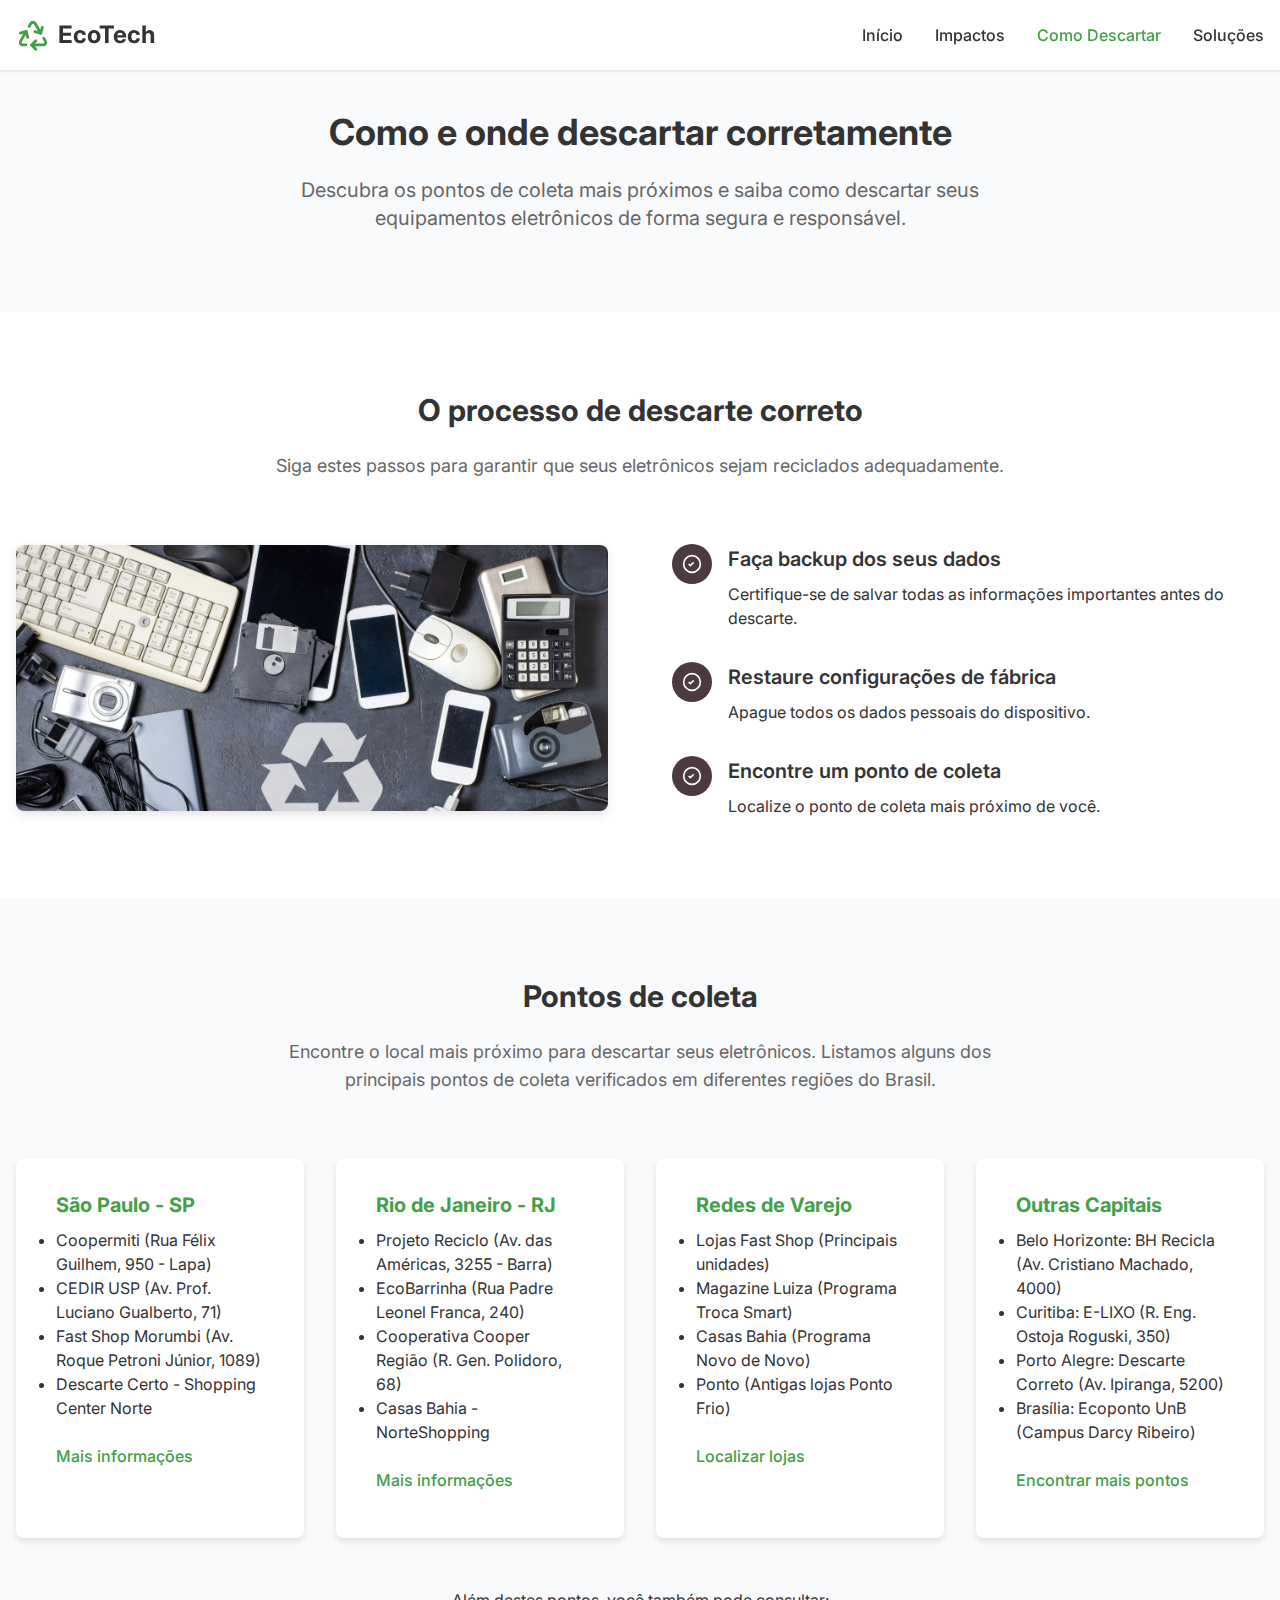
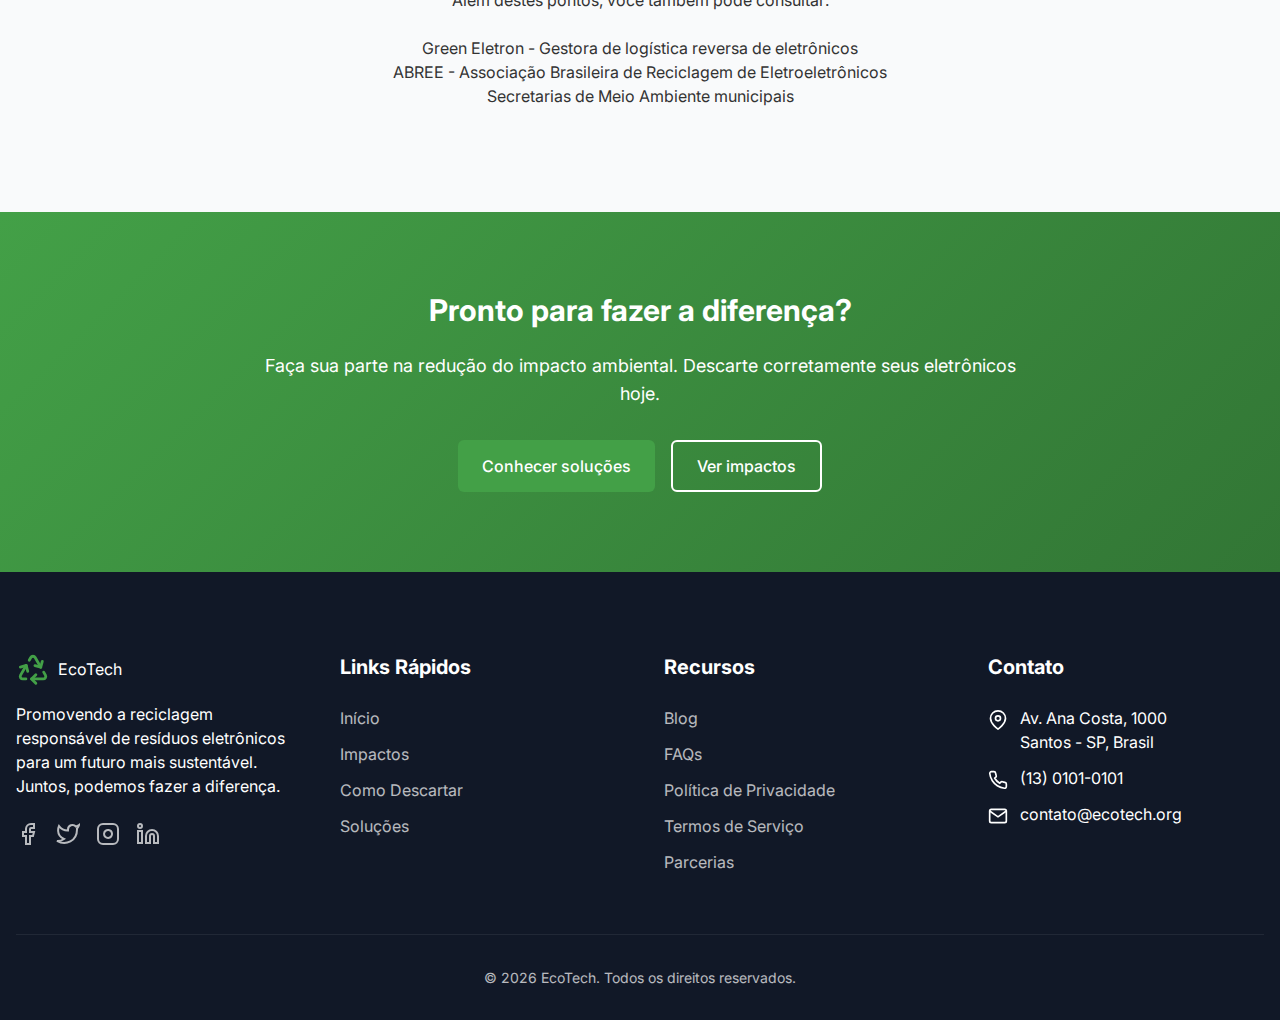
<file: pages/comodescartar.html>
<!DOCTYPE html>
<head>
    <meta charset="UTF-8">
    <meta name="viewport" content="width=device-width, initial-scale=1.0">
    <title>EcoTech | Como Descartar</title>
    <link rel="stylesheet" href="../styles/styles.css">
    <link href="https://fonts.googleapis.com/css2?family=Inter:wght@400;500;600;700&display=swap" rel="stylesheet">
</head>
<body>
    <header class="navbar">
        <div class="container">
            <nav>
                <div class="logo">
                    <svg xmlns="http://www.w3.org/2000/svg" class="logo-icon" viewBox="0 0 24 24" fill="none" stroke="currentColor" stroke-width="2" stroke-linecap="round" stroke-linejoin="round" class="lucide lucide-recycle-icon lucide-recycle">
                        <path d="M7 19H4.815a1.83 1.83 0 0 1-1.57-.881 1.785 1.785 0 0 1-.004-1.784L7.196 9.5"/>
                        <path d="M11 19h8.203a1.83 1.83 0 0 0 1.556-.89 1.784 1.784 0 0 0 0-1.775l-1.226-2.12"/>
                        <path d="m14 16-3 3 3 3"/><path d="M8.293 13.596 7.196 9.5 3.1 10.598"/>
                        <path d="m9.344 5.811 1.093-1.892A1.83 1.83 0 0 1 11.985 3a1.784 1.784 0 0 1 1.546.888l3.943 6.843"/>
                        <path d="m13.378 9.633 4.096 1.098 1.097-4.096"/>
                    </svg>
                    <span>EcoTech</span>
                </div>
                <ul class="nav-links">
                    <li><a href="../index.html">Início</a></li>
                    <li><a href="impactos.html">Impactos</a></li>
                    <li><a href="comodescartar.html" class="active">Como Descartar</a></li>
                    <li><a href="solucoes.html">Soluções</a></li>
                </ul>
                <button class="menu-toggle" aria-label="Toggle menu">
                    <span></span>
                    <span></span>
                    <span></span>
                </button>
            </nav>
        </div>
    </header>

    <main>
        <section class="hero-section pt-28 pb-20">
            <div class="container">
                <div class="text-center max-w-3xl mx-auto">
                    <h1 class="text-4xl font-bold mb-6">Como e onde descartar corretamente</h1>
                    <p class="text-xl text-gray">
                        Descubra os pontos de coleta mais próximos e saiba como descartar seus equipamentos eletrônicos 
                        de forma segura e responsável.
                    </p>
                </div>
            </div>
        </section>

        <section class="py-20 bg-white">
            <div class="container">
                <div class="max-w-3xl mx-auto text-center mb-16">
                    <h2 class="text-3xl font-bold mb-6">O processo de descarte correto</h2>
                    <p class="text-lg text-gray">
                        Siga estes passos para garantir que seus eletrônicos sejam reciclados adequadamente.
                    </p>
                </div>

                <div class="steps-grid">
                    <div class="steps-image">
                        <img src="../assets/img_3.png" 
                             alt="Processo de reciclagem" 
                             class="rounded shadow">
                    </div>
                    <div class="steps-content">
                        <div class="step-item">
                            <div class="step-icon">
                                <svg viewBox="0 0 24 24" fill="none" stroke="currentColor" stroke-width="2">
                                    <path d="M12 22c5.523 0 10-4.477 10-10S17.523 2 12 2 2 6.477 2 12s4.477 10 10 10z"/>
                                    <path d="M8 12l2 2 4-4"/>
                                </svg>
                            </div>
                            <div class="step-text">
                                <h3>Faça backup dos seus dados</h3>
                                <p>Certifique-se de salvar todas as informações importantes antes do descarte.</p>
                            </div>
                        </div>
                        <div class="step-item">
                            <div class="step-icon">
                                <svg viewBox="0 0 24 24" fill="none" stroke="currentColor" stroke-width="2">
                                    <path d="M12 22c5.523 0 10-4.477 10-10S17.523 2 12 2 2 6.477 2 12s4.477 10 10 10z"/>
                                    <path d="M8 12l2 2 4-4"/>
                                </svg>
                            </div>
                            <div class="step-text">
                                <h3>Restaure configurações de fábrica</h3>
                                <p>Apague todos os dados pessoais do dispositivo.</p>
                            </div>
                        </div>
                        <div class="step-item">
                            <div class="step-icon">
                                <svg viewBox="0 0 24 24" fill="none" stroke="currentColor" stroke-width="2">
                                    <path d="M12 22c5.523 0 10-4.477 10-10S17.523 2 12 2 2 6.477 2 12s4.477 10 10 10z"/>
                                    <path d="M8 12l2 2 4-4"/>
                                </svg>
                            </div>
                            <div class="step-text">
                                <h3>Encontre um ponto de coleta</h3>
                                <p>Localize o ponto de coleta mais próximo de você.</p>
                            </div>
                        </div>
                    </div>
                </div>
            </div>
        </section>

        <section class="py-20 bg-light">
            <div class="container">
                <div class="text-center max-w-3xl mx-auto mb-16">
                    <h2 class="text-3xl font-bold mb-6">Pontos de coleta</h2>
                    <p class="text-lg text-gray">
                        Encontre o local mais próximo para descartar seus eletrônicos. Listamos alguns dos principais pontos de coleta verificados em diferentes regiões do Brasil.
                    </p>
                </div>

                <div class="collection-points-grid">
                    <div class="collection-point-card">
                        <h3>São Paulo - SP</h3>
                        <ul class="list-disc list-inside text-gray-600 space-y-2 mb-6">
                            <li>Coopermiti (Rua Félix Guilhem, 950 - Lapa)</li>
                            <li>CEDIR USP (Av. Prof. Luciano Gualberto, 71)</li>
                            <li>Fast Shop Morumbi (Av. Roque Petroni Júnior, 1089)</li>
                            <li>Descarte Certo - Shopping Center Norte</li>
                        </ul>
                        <a href="https://www.coopermiti.com.br" class="card-link">Mais informações</a>
                    </div>

                    <div class="collection-point-card">
                        <h3>Rio de Janeiro - RJ</h3>
                        <ul class="list-disc list-inside text-gray-600 space-y-2 mb-6">
                            <li>Projeto Reciclo (Av. das Américas, 3255 - Barra)</li>
                            <li>EcoBarrinha (Rua Padre Leonel Franca, 240)</li>
                            <li>Cooperativa Cooper Região (R. Gen. Polidoro, 68)</li>
                            <li>Casas Bahia - NorteShopping</li>
                        </ul>
                        <a href="https://www.rj.gov.br/coletaseletiva" class="card-link">Mais informações</a>
                    </div>

                    <div class="collection-point-card">
                        <h3>Redes de Varejo</h3>
                        <ul class="list-disc list-inside text-gray-600 space-y-2 mb-6">
                            <li>Lojas Fast Shop (Principais unidades)</li>
                            <li>Magazine Luiza (Programa Troca Smart)</li>
                            <li>Casas Bahia (Programa Novo de Novo)</li>
                            <li>Ponto (Antigas lojas Ponto Frio)</li>
                        </ul>
                        <a href="https://greeneletron.org.br/localizador" class="card-link">Localizar lojas</a>
                    </div>

                    <div class="collection-point-card">
                        <h3>Outras Capitais</h3>
                        <ul class="list-disc list-inside text-gray-600 space-y-2 mb-6">
                            <li>Belo Horizonte: BH Recicla (Av. Cristiano Machado, 4000)</li>
                            <li>Curitiba: E-LIXO (R. Eng. Ostoja Roguski, 350)</li>
                            <li>Porto Alegre: Descarte Correto (Av. Ipiranga, 5200)</li>
                            <li>Brasília: Ecoponto UnB (Campus Darcy Ribeiro)</li>
                        </ul>
                        <a href="https://www.abree.org.br/pontos-de-coleta" class="card-link">Encontrar mais pontos</a>
                    </div>
                </div>

                <div class="text-center">
                    <p class="text-gray-600 mb-6">
                        Além destes pontos, você também pode consultar:
                    </p>
                    <ul class="collection-point text-gray-600 space-y-2 mb-6">
                        <li>Green Eletron - Gestora de logística reversa de eletrônicos</li>
                        <li>ABREE - Associação Brasileira de Reciclagem de Eletroeletrônicos</li>
                        <li>Secretarias de Meio Ambiente municipais</li>
                    </ul>
                </div>
            </div>
        </section>

        <section class="cta-section">
            <div class="container">
                <div class="text-center max-w-3xl mx-auto">
                    <h2 class="text-3xl font-bold mb-6">Pronto para fazer a diferença?</h2>
                    <p class="text-lg mb-8">
                        Faça sua parte na redução do impacto ambiental. 
                        Descarte corretamente seus eletrônicos hoje.
                    </p>
                    <div class="cta-buttons">
                        <a href="solucoes.html" class="btn btn-primary">Conhecer soluções</a>
                        <a href="impactos.html" class="btn btn-outline-white">Ver impactos</a>
                    </div>
                </div>
            </div>
        </section>
    </main>

    <footer class="footer">
        <div class="container">
            <div class="footer-grid">
                <div class="footer-info">
                    <div class="footer-logo">
                        <svg xmlns="http://www.w3.org/2000/svg" class="logo-icon" viewBox="0 0 24 24" fill="none" stroke="currentColor" stroke-width="2" stroke-linecap="round" stroke-linejoin="round" class="lucide lucide-recycle-icon lucide-recycle">
                            <path d="M7 19H4.815a1.83 1.83 0 0 1-1.57-.881 1.785 1.785 0 0 1-.004-1.784L7.196 9.5"/>
                            <path d="M11 19h8.203a1.83 1.83 0 0 0 1.556-.89 1.784 1.784 0 0 0 0-1.775l-1.226-2.12"/>
                            <path d="m14 16-3 3 3 3"/><path d="M8.293 13.596 7.196 9.5 3.1 10.598"/>
                            <path d="m9.344 5.811 1.093-1.892A1.83 1.83 0 0 1 11.985 3a1.784 1.784 0 0 1 1.546.888l3.943 6.843"/>
                            <path d="m13.378 9.633 4.096 1.098 1.097-4.096"/>
                        </svg>
                        <span>EcoTech</span>
                    </div>
                    <p>Promovendo a reciclagem responsável de resíduos eletrônicos para um futuro mais sustentável. Juntos, podemos fazer a diferença.</p>
                    <div class="social-links">
                        <a href="#" aria-label="Facebook"><svg xmlns="http://www.w3.org/2000/svg" viewBox="0 0 24 24" fill="none" stroke="currentColor" stroke-width="2"><path d="M18 2h-3a5 5 0 0 0-5 5v3H7v4h3v8h4v-8h3l1-4h-4V7a1 1 0 0 1 1-1h3z"></path></svg></a>
                        <a href="#" aria-label="Twitter"><svg xmlns="http://www.w3.org/2000/svg" viewBox="0 0 24 24" fill="none" stroke="currentColor" stroke-width="2"><path d="M23 3a10.9 10.9 0 0 1-3.14 1.53 4.48 4.48 0 0 0-7.86 3v1A10.66 10.66 0 0 1 3 4s-4 9 5 13a11.64 11.64 0 0 1-7 2c9 5 20 0 20-11.5a4.5 4.5 0 0 0-.08-.83A7.72 7.72 0 0 0 23 3z"></path></svg></a>
                        <a href="#" aria-label="Instagram"><svg xmlns="http://www.w3.org/2000/svg" viewBox="0 0 24 24" fill="none" stroke="currentColor" stroke-width="2"><rect x="2" y="2" width="20" height="20" rx="5" ry="5"></rect><path d="M16 11.37A4 4 0 1 1 12.63 8 4 4 0 0 1 16 11.37z"></path><line x1="17.5" y1="6.5" x2="17.51" y2="6.5"></line></svg></a>
                        <a href="#" aria-label="LinkedIn"><svg xmlns="http://www.w3.org/2000/svg" viewBox="0 0 24 24" fill="none" stroke="currentColor" stroke-width="2"><path d="M16 8a6 6 0 0 1 6 6v7h-4v-7a2 2 0 0 0-2-2 2 2 0 0 0-2 2v7h-4v-7a6 6 0 0 1 6-6z"></path><rect x="2" y="9" width="4" height="12"></rect><circle cx="4" cy="4" r="2"></circle></svg></a>
                    </div>
                </div>
                <div class="footer-links">
                    <h3>Links Rápidos</h3>
                    <ul>
                        <li><a href="../index.html">Início</a></li>
                        <li><a href="impactos.html">Impactos</a></li>
                        <li><a href="comodescartar.html">Como Descartar</a></li>
                        <li><a href="solucoes.html">Soluções</a></li>
                    </ul>
                </div>
                <div class="footer-resources">
                    <h3>Recursos</h3>
                    <ul>
                        <li><a href="#">Blog</a></li>
                        <li><a href="#">FAQs</a></li>
                        <li><a href="#">Política de Privacidade</a></li>
                        <li><a href="#">Termos de Serviço</a></li>
                        <li><a href="#">Parcerias</a></li>
                    </ul>
                </div>
                <div class="footer-contact">
                    <h3>Contato</h3>
                    <ul>
                        <li>
                            <svg xmlns="http://www.w3.org/2000/svg" viewBox="0 0 24 24" fill="none" stroke="currentColor" stroke-width="2">
                                <path d="M21 10c0 7-9 13-9 13s-9-6-9-13a9 9 0 0 1 18 0z"></path>
                                <circle cx="12" cy="10" r="3"></circle>
                            </svg>
                            <span>Av. Ana Costa, 1000<br>Santos - SP, Brasil</span>
                        </li>
                        <li>
                            <svg xmlns="http://www.w3.org/2000/svg" viewBox="0 0 24 24" fill="none" stroke="currentColor" stroke-width="2">
                                <path d="M22 16.92v3a2 2 0 0 1-2.18 2 19.79 19.79 0 0 1-8.63-3.07 19.5 19.5 0 0 1-6-6 19.79 19.79 0 0 1-3.07-8.67A2 2 0 0 1 4.11 2h3a2 2 0 0 1 2 1.72 12.84 12.84 0 0 0 .7 2.81 2 2 0 0 1-.45 2.11L8.09 9.91a16 16 0 0 0 6 6l1.27-1.27a2 2 0 0 1 2.11-.45 12.84 12.84 0 0 0 2.81.7A2 2 0 0 1 22 16.92z"></path>
                            </svg>
                            <span>(13) 0101-0101</span>
                        </li>
                        <li>
                            <svg xmlns="http://www.w3.org/2000/svg" viewBox="0 0 24 24" fill="none" stroke="currentColor" stroke-width="2">
                                <path d="M4 4h16c1.1 0 2 .9 2 2v12c0 1.1-.9 2-2 2H4c-1.1 0-2-.9-2-2V6c0-1.1.9-2 2-2z"></path>
                                <polyline points="22,6 12,13 2,6"></polyline>
                            </svg>
                            <span>contato@ecotech.org</span>
                        </li>
                    </ul>
                </div>
            </div>
            
            <div class="footer-bottom">
                <p>&copy; <span id="copyright-year">2025</span> EcoTech. Todos os direitos reservados.</p>
            </div>
        </div>
    </footer>

    <script src="../js/script.js"></script>
</body>
</html>
</file>
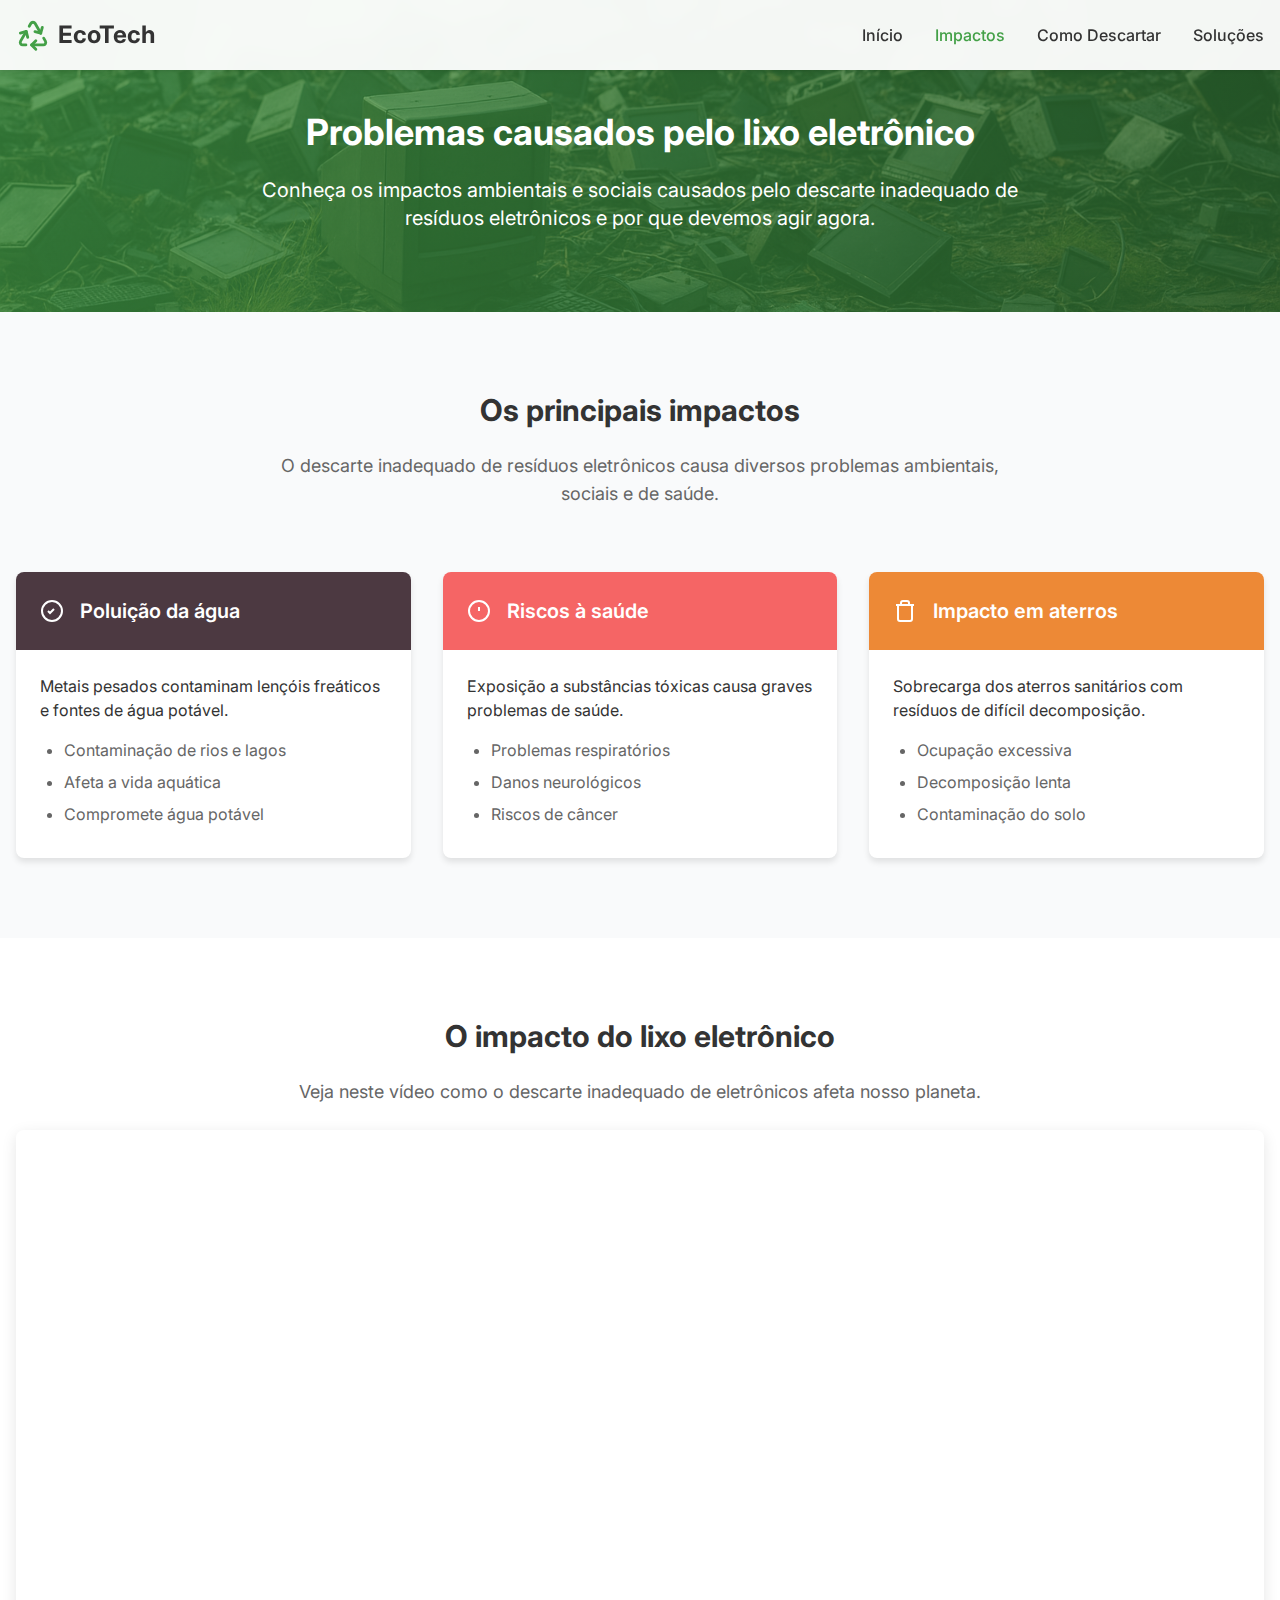
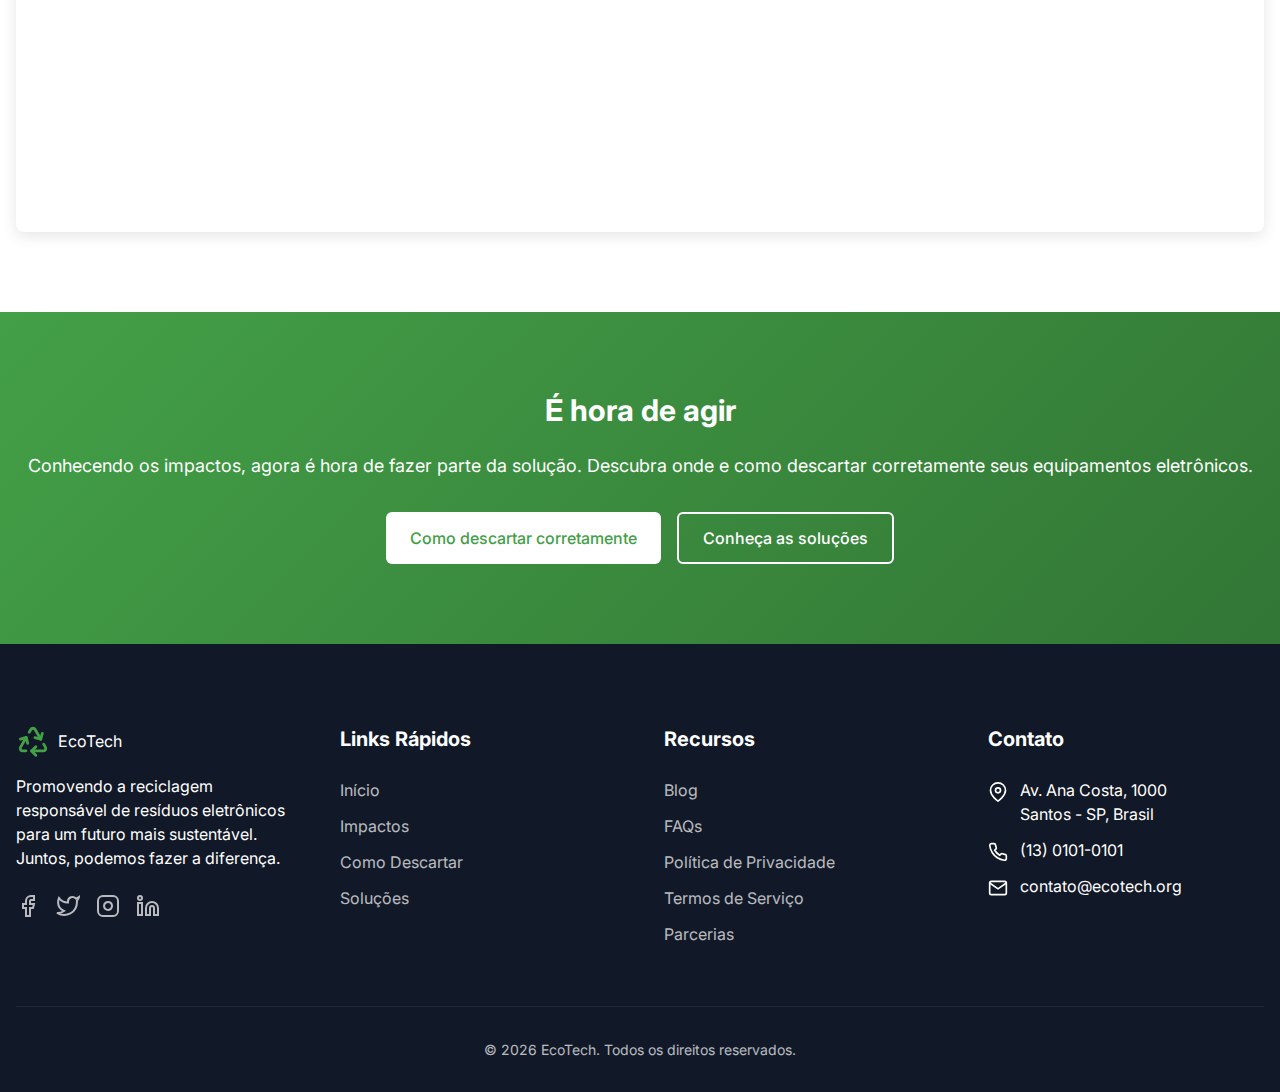
<file: pages/impactos.html>
<!DOCTYPE html>
<head>
    <meta charset="UTF-8">
    <meta name="viewport" content="width=device-width, initial-scale=1.0">
    <title>EcoTech | Impactos do Lixo Eletrônico</title>
    <link rel="stylesheet" href="../styles/styles.css">
    <link href="https://fonts.googleapis.com/css2?family=Inter:wght@400;500;600;700&display=swap" rel="stylesheet">
</head>
<body>
    <header class="navbar">
        <div class="container">
            <nav>
                <div class="logo">
                    <svg xmlns="http://www.w3.org/2000/svg" class="logo-icon" viewBox="0 0 24 24" fill="none" stroke="currentColor" stroke-width="2" stroke-linecap="round" stroke-linejoin="round" class="lucide lucide-recycle-icon lucide-recycle">
                        <path d="M7 19H4.815a1.83 1.83 0 0 1-1.57-.881 1.785 1.785 0 0 1-.004-1.784L7.196 9.5"/>
                        <path d="M11 19h8.203a1.83 1.83 0 0 0 1.556-.89 1.784 1.784 0 0 0 0-1.775l-1.226-2.12"/>
                        <path d="m14 16-3 3 3 3"/><path d="M8.293 13.596 7.196 9.5 3.1 10.598"/>
                        <path d="m9.344 5.811 1.093-1.892A1.83 1.83 0 0 1 11.985 3a1.784 1.784 0 0 1 1.546.888l3.943 6.843"/>
                        <path d="m13.378 9.633 4.096 1.098 1.097-4.096"/>
                    </svg>
                    <span>EcoTech</span>
                </div>
                <ul class="nav-links">
                    <li><a href="../index.html">Início</a></li>
                    <li><a href="impactos.html" class="active">Impactos</a></li>
                    <li><a href="comodescartar.html">Como Descartar</a></li>
                    <li><a href="solucoes.html">Soluções</a></li>
                </ul>
                <button class="menu-toggle" aria-label="Toggle menu">
                    <span></span>
                    <span></span>
                    <span></span>
                </button>
            </nav>
        </div>
    </header>

    <main>
        <section class="relative pt-28 pb-20 bg-gradient-dark">
            <div class="absolute inset-0 z-0 opacity-30 overflow-hidden">
                <img src="../assets/img_2.png" alt="Lixo eletrônico" class="w-full h-full object-cover">
            </div>
            <div class="container relative z-10">
                <div class="text-center max-w-3xl mx-auto">
                    <h1 class="text-4xl font-bold mb-6 text-white">Problemas causados pelo lixo eletrônico</h1>
                    <p class="text-xl text-white">
                        Conheça os impactos ambientais e sociais causados pelo descarte inadequado de resíduos eletrônicos 
                        e por que devemos agir agora.
                    </p>
                </div>
            </div>
        </section>

        <section class="py-20 bg-light">
            <div class="container">
                <div class="text-center max-w-3xl mx-auto mb-16">
                    <h2 class="text-3xl font-bold mb-6">Os principais impactos</h2>
                    <p class="text-lg text-gray">
                        O descarte inadequado de resíduos eletrônicos causa diversos problemas ambientais, sociais e de saúde.
                    </p>
                </div>

                <div class="impact-grid">
                    <div class="impact-card">
                        <div class="impact-card-header">
                            <svg class="icon" viewBox="0 0 24 24" fill="none" stroke="currentColor" stroke-width="2">
                                <path d="M12 22c5.523 0 10-4.477 10-10S17.523 2 12 2 2 6.477 2 12s4.477 10 10 10z"/>
                                <path d="M8 12l2 2 4-4"/>
                            </svg>
                            <h3>Poluição da água</h3>
                        </div>
                        <div class="impact-card-content">
                            <p>Metais pesados contaminam lençóis freáticos e fontes de água potável.</p>
                            <ul>
                                <li>Contaminação de rios e lagos</li>
                                <li>Afeta a vida aquática</li>
                                <li>Compromete água potável</li>
                            </ul>
                        </div>
                    </div>

                    <div class="impact-card">
                        <div class="impact-card-header danger">
                            <svg class="icon" viewBox="0 0 24 24" fill="none" stroke="currentColor" stroke-width="2">
                                <path d="M12 22c5.523 0 10-4.477 10-10S17.523 2 12 2 2 6.477 2 12s4.477 10 10 10z"/>
                                <path d="M12 8v4M12 16h.01"/>
                            </svg>
                            <h3>Riscos à saúde</h3>
                        </div>
                        <div class="impact-card-content">
                            <p>Exposição a substâncias tóxicas causa graves problemas de saúde.</p>
                            <ul>
                                <li>Problemas respiratórios</li>
                                <li>Danos neurológicos</li>
                                <li>Riscos de câncer</li>
                            </ul>
                        </div>
                    </div>

                    <div class="impact-card">
                        <div class="impact-card-header warning">
                            <svg class="icon" viewBox="0 0 24 24" fill="none" stroke="currentColor" stroke-width="2">
                                <path d="M3 6h18M8 6V4a2 2 0 012-2h4a2 2 0 012 2v2m3 0v14a2 2 0 01-2 2H7a2 2 0 01-2-2V6h14z"/>
                            </svg>
                            <h3>Impacto em aterros</h3>
                        </div>
                        <div class="impact-card-content">
                            <p>Sobrecarga dos aterros sanitários com resíduos de difícil decomposição.</p>
                            <ul>
                                <li>Ocupação excessiva</li>
                                <li>Decomposição lenta</li>
                                <li>Contaminação do solo</li>
                            </ul>
                        </div>
                    </div>
                </div>
            </div>
        </section>

        <section class="py-20 bg-white">
            <div class="container">
                <div class="max-w-4xl mx-auto">
                    <div class="text-center mb-10">
                        <h2 class="text-3xl font-bold mb-6">O impacto do lixo eletrônico</h2>
                        <p class="text-lg text-gray mb-6">
                            Veja neste vídeo como o descarte inadequado de eletrônicos afeta nosso planeta.
                        </p>
                    </div>
                    
                    <div class="video-container">
                        <iframe 
                            src="https://www.youtube.com/embed/NNvvZjVSp9M?si=fmKDu6ja3XZpK4-n" 
                            title="O Impacto do Lixo Eletrônico"
                            allow="accelerometer; autoplay; clipboard-write; encrypted-media; gyroscope; picture-in-picture" 
                            allowfullscreen>
                        </iframe>
                    </div>
                </div>
            </div>
        </section>

        <section class="cta-section">
            <div class="container">
                <div class="text-center">
                    <h2 class="text-3xl font-bold mb-6">É hora de agir</h2>
                    <p class="text-lg mb-8">
                        Conhecendo os impactos, agora é hora de fazer parte da solução.
                        Descubra onde e como descartar corretamente seus equipamentos eletrônicos.
                    </p>
                    <div class="cta-buttons">
                        <a href="comodescartar.html" class="btn btn-white">Como descartar corretamente</a>
                        <a href="solucoes.html" class="btn btn-outline-white">Conheça as soluções</a>
                    </div>
                </div>
            </div>
        </section>
    </main>

    <footer class="footer">
        <div class="container">
            <div class="footer-grid">
                <div class="footer-info">
                    <div class="footer-logo">
                        <svg xmlns="http://www.w3.org/2000/svg" class="logo-icon" viewBox="0 0 24 24" fill="none" stroke="currentColor" stroke-width="2" stroke-linecap="round" stroke-linejoin="round" class="lucide lucide-recycle-icon lucide-recycle">
                            <path d="M7 19H4.815a1.83 1.83 0 0 1-1.57-.881 1.785 1.785 0 0 1-.004-1.784L7.196 9.5"/>
                            <path d="M11 19h8.203a1.83 1.83 0 0 0 1.556-.89 1.784 1.784 0 0 0 0-1.775l-1.226-2.12"/>
                            <path d="m14 16-3 3 3 3"/><path d="M8.293 13.596 7.196 9.5 3.1 10.598"/>
                            <path d="m9.344 5.811 1.093-1.892A1.83 1.83 0 0 1 11.985 3a1.784 1.784 0 0 1 1.546.888l3.943 6.843"/>
                            <path d="m13.378 9.633 4.096 1.098 1.097-4.096"/>
                        </svg>
                        <span>EcoTech</span>
                    </div>
                    <p>Promovendo a reciclagem responsável de resíduos eletrônicos para um futuro mais sustentável. Juntos, podemos fazer a diferença.</p>
                    <div class="social-links">
                        <a href="#" aria-label="Facebook"><svg xmlns="http://www.w3.org/2000/svg" viewBox="0 0 24 24" fill="none" stroke="currentColor" stroke-width="2"><path d="M18 2h-3a5 5 0 0 0-5 5v3H7v4h3v8h4v-8h3l1-4h-4V7a1 1 0 0 1 1-1h3z"></path></svg></a>
                        <a href="#" aria-label="Twitter"><svg xmlns="http://www.w3.org/2000/svg" viewBox="0 0 24 24" fill="none" stroke="currentColor" stroke-width="2"><path d="M23 3a10.9 10.9 0 0 1-3.14 1.53 4.48 4.48 0 0 0-7.86 3v1A10.66 10.66 0 0 1 3 4s-4 9 5 13a11.64 11.64 0 0 1-7 2c9 5 20 0 20-11.5a4.5 4.5 0 0 0-.08-.83A7.72 7.72 0 0 0 23 3z"></path></svg></a>
                        <a href="#" aria-label="Instagram"><svg xmlns="http://www.w3.org/2000/svg" viewBox="0 0 24 24" fill="none" stroke="currentColor" stroke-width="2"><rect x="2" y="2" width="20" height="20" rx="5" ry="5"></rect><path d="M16 11.37A4 4 0 1 1 12.63 8 4 4 0 0 1 16 11.37z"></path><line x1="17.5" y1="6.5" x2="17.51" y2="6.5"></line></svg></a>
                        <a href="#" aria-label="LinkedIn"><svg xmlns="http://www.w3.org/2000/svg" viewBox="0 0 24 24" fill="none" stroke="currentColor" stroke-width="2"><path d="M16 8a6 6 0 0 1 6 6v7h-4v-7a2 2 0 0 0-2-2 2 2 0 0 0-2 2v7h-4v-7a6 6 0 0 1 6-6z"></path><rect x="2" y="9" width="4" height="12"></rect><circle cx="4" cy="4" r="2"></circle></svg></a>
                    </div>
                </div>
                <div class="footer-links">
                    <h3>Links Rápidos</h3>
                    <ul>
                        <li><a href="../index.html">Início</a></li>
                        <li><a href="impactos.html">Impactos</a></li>
                        <li><a href="comodescartar.html">Como Descartar</a></li>
                        <li><a href="solucoes.html">Soluções</a></li>
                    </ul>
                </div>
                <div class="footer-resources">
                    <h3>Recursos</h3>
                    <ul>
                        <li><a href="#">Blog</a></li>
                        <li><a href="#">FAQs</a></li>
                        <li><a href="#">Política de Privacidade</a></li>
                        <li><a href="#">Termos de Serviço</a></li>
                        <li><a href="#">Parcerias</a></li>
                    </ul>
                </div>
                <div class="footer-contact">
                    <h3>Contato</h3>
                    <ul>
                        <li>
                            <svg xmlns="http://www.w3.org/2000/svg" viewBox="0 0 24 24" fill="none" stroke="currentColor" stroke-width="2">
                                <path d="M21 10c0 7-9 13-9 13s-9-6-9-13a9 9 0 0 1 18 0z"></path>
                                <circle cx="12" cy="10" r="3"></circle>
                            </svg>
                            <span>Av. Ana Costa, 1000<br>Santos - SP, Brasil</span>
                        </li>
                        <li>
                            <svg xmlns="http://www.w3.org/2000/svg" viewBox="0 0 24 24" fill="none" stroke="currentColor" stroke-width="2">
                                <path d="M22 16.92v3a2 2 0 0 1-2.18 2 19.79 19.79 0 0 1-8.63-3.07 19.5 19.5 0 0 1-6-6 19.79 19.79 0 0 1-3.07-8.67A2 2 0 0 1 4.11 2h3a2 2 0 0 1 2 1.72 12.84 12.84 0 0 0 .7 2.81 2 2 0 0 1-.45 2.11L8.09 9.91a16 16 0 0 0 6 6l1.27-1.27a2 2 0 0 1 2.11-.45 12.84 12.84 0 0 0 2.81.7A2 2 0 0 1 22 16.92z"></path>
                            </svg>
                            <span>(13) 0101-0101</span>
                        </li>
                        <li>
                            <svg xmlns="http://www.w3.org/2000/svg" viewBox="0 0 24 24" fill="none" stroke="currentColor" stroke-width="2">
                                <path d="M4 4h16c1.1 0 2 .9 2 2v12c0 1.1-.9 2-2 2H4c-1.1 0-2-.9-2-2V6c0-1.1.9-2 2-2z"></path>
                                <polyline points="22,6 12,13 2,6"></polyline>
                            </svg>
                            <span>contato@ecotech.org</span>
                        </li>
                    </ul>
                </div>
            </div>
            
            <div class="footer-bottom">
                <p>&copy; <span id="copyright-year">2025</span> EcoTech. Todos os direitos reservados.</p>
            </div>
        </div>
    </footer>

    <script src="../js/script.js"></script>
</body>
</html>
</file>
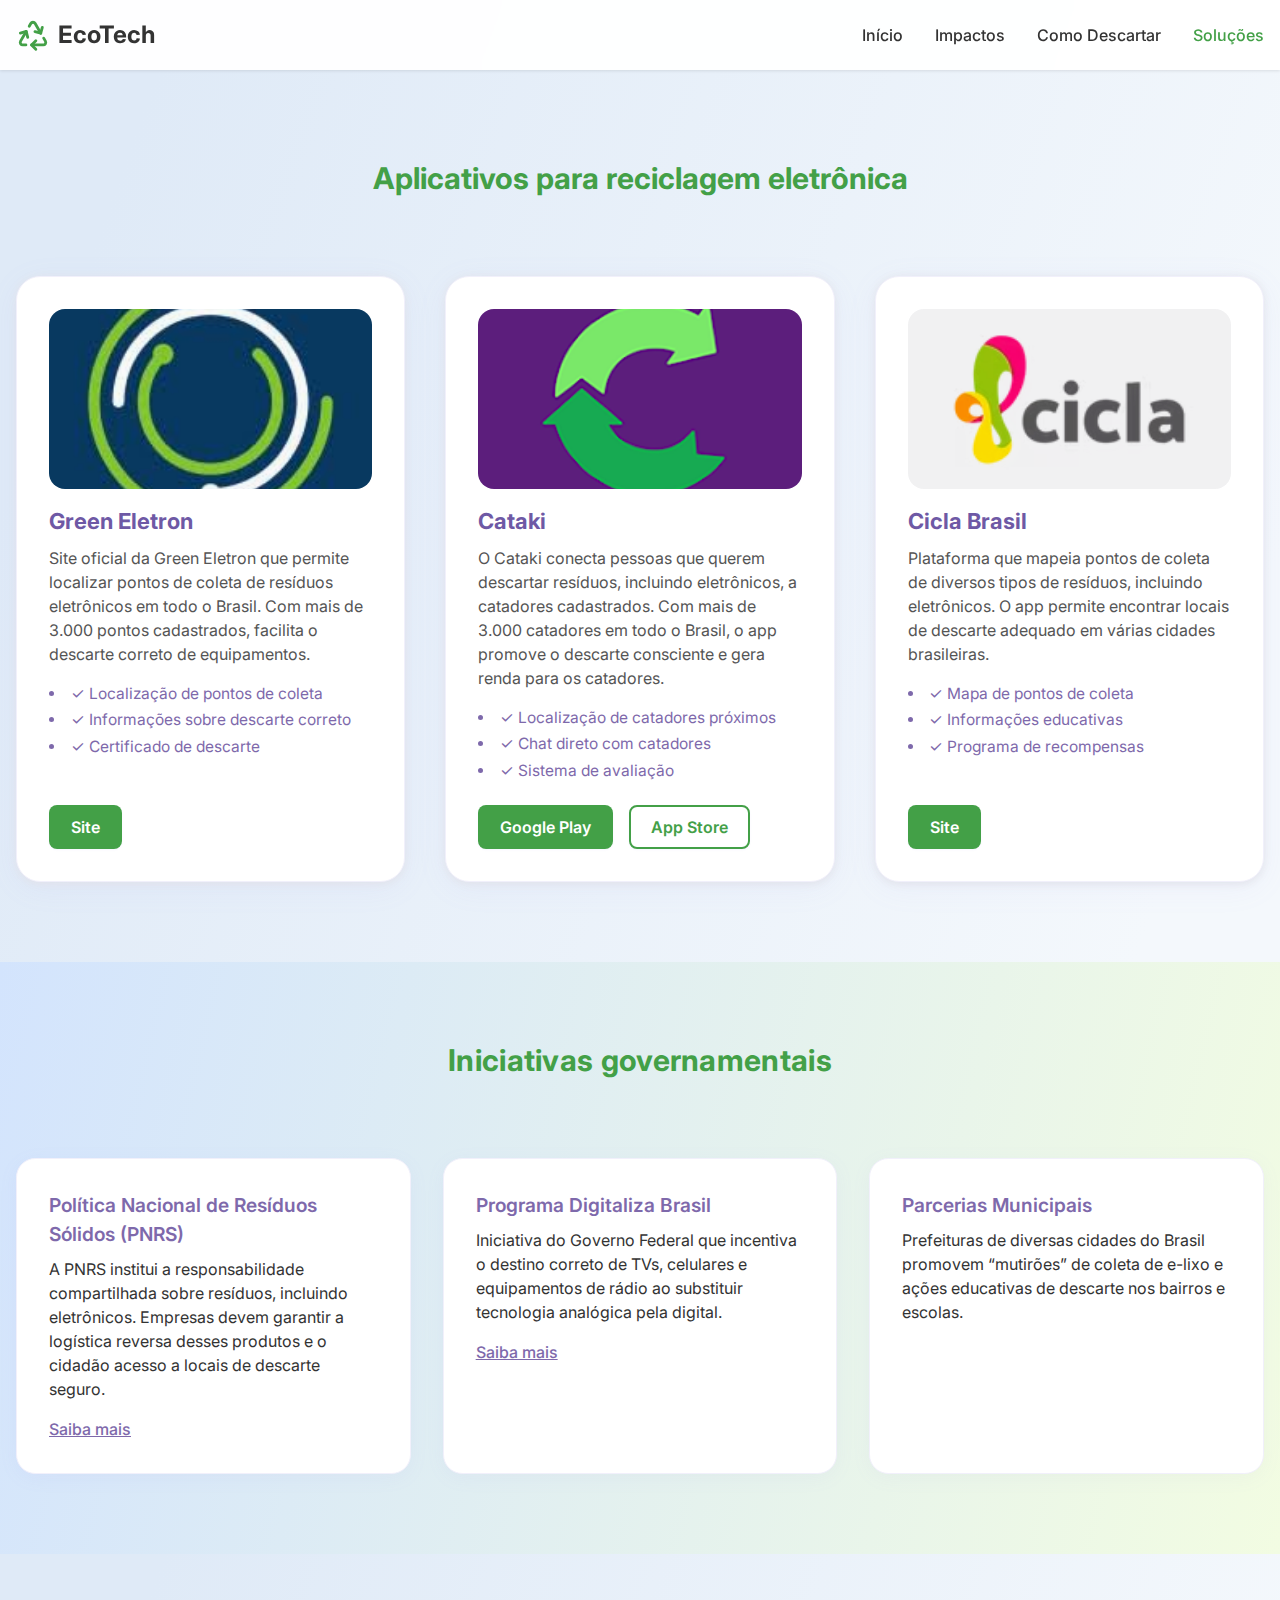
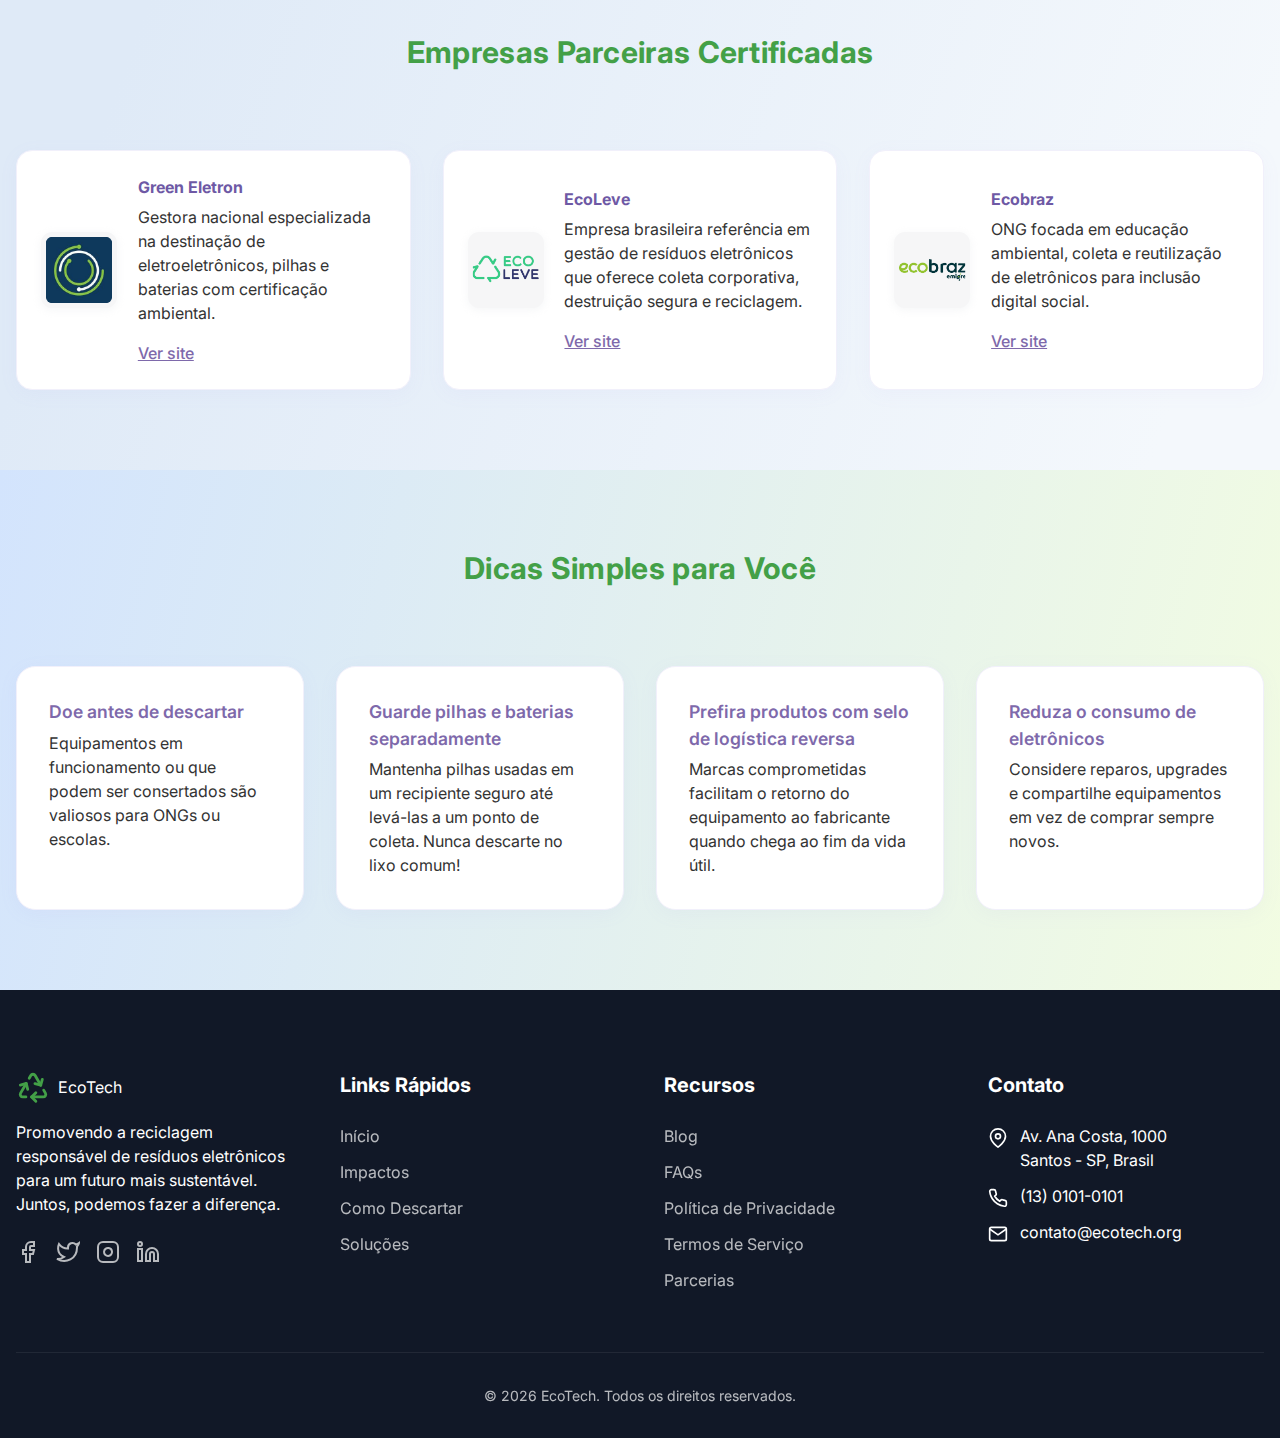
<file: pages/solucoes.html>
<!DOCTYPE html>
<head>
    <meta charset="UTF-8">
    <meta name="viewport" content="width=device-width, initial-scale=1.0">
    <title>EcoTech | Soluções</title>
    <link rel="stylesheet" href="../styles/styles.css">
    <link href="https://fonts.googleapis.com/css2?family=Inter:wght@400;500;600;700&display=swap" rel="stylesheet">
</head>
<body>
  <header class="navbar">
    <div class="container">
        <nav>
            <div class="logo">
                <svg xmlns="http://www.w3.org/2000/svg" class="logo-icon" viewBox="0 0 24 24" fill="none" stroke="currentColor" stroke-width="2" stroke-linecap="round" stroke-linejoin="round" class="lucide lucide-recycle-icon lucide-recycle">
                    <path d="M7 19H4.815a1.83 1.83 0 0 1-1.57-.881 1.785 1.785 0 0 1-.004-1.784L7.196 9.5"/>
                    <path d="M11 19h8.203a1.83 1.83 0 0 0 1.556-.89 1.784 1.784 0 0 0 0-1.775l-1.226-2.12"/>
                    <path d="m14 16-3 3 3 3"/><path d="M8.293 13.596 7.196 9.5 3.1 10.598"/>
                    <path d="m9.344 5.811 1.093-1.892A1.83 1.83 0 0 1 11.985 3a1.784 1.784 0 0 1 1.546.888l3.943 6.843"/>
                    <path d="m13.378 9.633 4.096 1.098 1.097-4.096"/>
                </svg>
                <span>EcoTech</span>
            </div>
            <ul class="nav-links">
                <li><a href="../index.html">Início</a></li>
                <li><a href="impactos.html">Impactos</a></li>
                <li><a href="comodescartar.html">Como Descartar</a></li>
                <li><a href="solucoes.html" class="active">Soluções</a></li>
            </ul>
            <button class="menu-toggle" aria-label="Toggle menu">
                <span></span>
                <span></span>
                <span></span>
            </button>
        </nav>
    </div>
  </header>

    <main>
        <div id="recycling-apps">
          <section class="py-20 bg-apps">
            <div class="container">
              <h2 class="text-3xl font-bold mb-12 text-center apps-title">Aplicativos para reciclagem eletrônica</h2>
              <div class="apps-grid">
                <div class="app-card">
                  <img src="../assets/app_1.png" alt="Green Eletron App" class="app-image" />
                  <h3 class="app-name">Green Eletron</h3>
                  <p class="app-description">Site oficial da Green Eletron que permite localizar pontos de coleta de resíduos eletrônicos em todo o Brasil. Com mais de 3.000 pontos cadastrados, facilita o descarte correto de equipamentos.</p>
                  <ul class="app-features">
                    <li>✓ Localização de pontos de coleta</li>
                    <li>✓ Informações sobre descarte correto</li>
                    <li>✓ Certificado de descarte</li>
                  </ul>
                  <div class="app-links">
                    <a href="https://greeneletron.org.br" target="_blank" rel="noopener noreferrer" class="app-btn btn-primary">Site</a>
                  </div>
                </div>

                <div class="app-card">
                  <img src="../assets/app_2.png" alt="Cataki App" class="app-image" />
                  <h3 class="app-name">Cataki</h3>
                  <p class="app-description">O Cataki conecta pessoas que querem descartar resíduos, incluindo eletrônicos, a catadores cadastrados. Com mais de 3.000 catadores em todo o Brasil, o app promove o descarte consciente e gera renda para os catadores.</p>
                  <ul class="app-features">
                    <li>✓ Localização de catadores próximos</li>
                    <li>✓ Chat direto com catadores</li>
                    <li>✓ Sistema de avaliação</li>
                  </ul>
                  <div class="app-links">
                    <a href="https://play.google.com/store/apps/details?id=com.ionicframework.pimp473818&hl=pt_BR" target="_blank" rel="noopener noreferrer" class="app-btn btn-primary">Google Play</a>
                    <a href="https://apps.apple.com/br/app/cataki/id1250990464" target="_blank" rel="noopener noreferrer" class="app-btn app-btn-outline">App Store</a>
                  </div>
                </div>

                <div class="app-card">
                  <img src="../assets/app_3.png" alt="Cicla Brasil App" class="app-image" />
                  <h3 class="app-name">Cicla Brasil</h3>
                  <p class="app-description">Plataforma que mapeia pontos de coleta de diversos tipos de resíduos, incluindo eletrônicos. O app permite encontrar locais de descarte adequado em várias cidades brasileiras.</p>
                  <ul class="app-features">
                    <li>✓ Mapa de pontos de coleta</li>
                    <li>✓ Informações educativas</li>
                    <li>✓ Programa de recompensas</li>
                  </ul>
                  <div class="app-links">
                    <a href="https://www.ciclabrasil.com.br" target="_blank" rel="noopener noreferrer" class="app-btn btn-primary">Site</a>
                  </div>
                </div>
              </div>
            </div>
          </section>
        </div>

        <section class="py-20 bg-public">
          <div class="container">
            <h2 class="text-3xl font-bold text-center mb-10 section-title text-green">Iniciativas governamentais</h2>
            <div class="gov-grid">
              <div class="gov-card">
                <h3 class="gov-title">Política Nacional de Resíduos Sólidos (PNRS)</h3>
                <p>A PNRS institui a responsabilidade compartilhada sobre resíduos, incluindo eletrônicos. Empresas devem garantir a logística reversa desses produtos e o cidadão acesso a locais de descarte seguro.</p>
                <a href="https://www.planalto.gov.br/ccivil_03/_ato2007-2010/2010/lei/l12305.htm" target="_blank" class="gov-link">Saiba mais</a>
              </div>
              <div class="gov-card">
                <h3 class="gov-title">Programa Digitaliza Brasil</h3>
                <p>Iniciativa do Governo Federal que incentiva o destino correto de TVs, celulares e equipamentos de rádio ao substituir tecnologia analógica pela digital.</p>
                <a href="https://www.gov.br/mcom/pt-br/acesso-a-informacao/acoes-e-programas/programas-projetos-acoes-obras-e-atividades/digitaliza-brasil-1" target="_blank" class="gov-link">Saiba mais</a>
              </div>
              <div class="gov-card">
                <h3 class="gov-title">Parcerias Municipais</h3>
                <p>Prefeituras de diversas cidades do Brasil promovem “mutirões” de coleta de e-lixo e ações educativas de descarte nos bairros e escolas.</p>
              </div>
            </div>
          </div>
        </section>

        <section class="py-20 bg-partners">
          <div class="container">
            <h2 class="text-3xl font-bold mb-10 text-center section-title">Empresas Parceiras Certificadas</h2>
            <div class="partners-grid">
              <div class="partner-card">
                <img src="../assets/app_1.png" alt="Parceiro Green Eletron" class="partner-logo" />
                <div>
                  <h3>Green Eletron</h3>
                  <p>Gestora nacional especializada na destinação de eletroeletrônicos, pilhas e baterias com certificação ambiental.</p>
                  <a href="https://greeneletron.org.br" target="_blank" class="partner-link">Ver site</a>
                </div>
              </div>
              <div class="partner-card">
                <img src="../assets/app_4.png" alt="Parceiro EcoLeo Ambiental" class="partner-logo" />
                <div>
                  <h3>EcoLeve</h3>
                  <p>Empresa brasileira referência em gestão de resíduos eletrônicos que oferece coleta corporativa, destruição segura e reciclagem.</p>
                  <a href="https://ecoleverecicla.com.br" target="_blank" class="partner-link">Ver site</a>
                </div>
              </div>
              <div class="partner-card">
                <img src="../assets/app_5.png" alt="Parceiro Reciclare" class="partner-logo" />
                <div>
                  <h3>Ecobraz</h3>
                  <p>ONG focada em educação ambiental, coleta e reutilização de eletrônicos para inclusão digital social.</p>
                  <a href="https://ecobraz.org/pt_BR" target="_blank" class="partner-link">Ver site</a>
                </div>
              </div>
            </div>
          </div>
        </section>

        <section class="py-20 bg-tips">
          <div class="container">
            <h2 class="text-3xl font-bold mb-10 text-center section-title">Dicas Simples para Você</h2>
            <div class="tips-grid">
              <div class="tip-card">
                <h3 class="tip-title">Doe antes de descartar</h3>
                <p>Equipamentos em funcionamento ou que podem ser consertados são valiosos para ONGs ou escolas.</p>
              </div>
              <div class="tip-card">
                <h3 class="tip-title">Guarde pilhas e baterias separadamente</h3>
                <p>Mantenha pilhas usadas em um recipiente seguro até levá-las a um ponto de coleta. Nunca descarte no lixo comum!</p>
              </div>
              <div class="tip-card">
                <h3 class="tip-title">Prefira produtos com selo de logística reversa</h3>
                <p>Marcas comprometidas facilitam o retorno do equipamento ao fabricante quando chega ao fim da vida útil.</p>
              </div>
              <div class="tip-card">
                <h3 class="tip-title">Reduza o consumo de eletrônicos</h3>
                <p>Considere reparos, upgrades e compartilhe equipamentos em vez de comprar sempre novos.</p>
              </div>
            </div>
          </div>
        </section>
      </main>

      <footer class="footer">
        <div class="container">
            <div class="footer-grid">
                <div class="footer-info">
                    <div class="footer-logo">
                        <svg xmlns="http://www.w3.org/2000/svg" class="logo-icon" viewBox="0 0 24 24" fill="none" stroke="currentColor" stroke-width="2" stroke-linecap="round" stroke-linejoin="round" class="lucide lucide-recycle-icon lucide-recycle">
                            <path d="M7 19H4.815a1.83 1.83 0 0 1-1.57-.881 1.785 1.785 0 0 1-.004-1.784L7.196 9.5"/>
                            <path d="M11 19h8.203a1.83 1.83 0 0 0 1.556-.89 1.784 1.784 0 0 0 0-1.775l-1.226-2.12"/>
                            <path d="m14 16-3 3 3 3"/><path d="M8.293 13.596 7.196 9.5 3.1 10.598"/>
                            <path d="m9.344 5.811 1.093-1.892A1.83 1.83 0 0 1 11.985 3a1.784 1.784 0 0 1 1.546.888l3.943 6.843"/>
                            <path d="m13.378 9.633 4.096 1.098 1.097-4.096"/>
                        </svg>
                        <span>EcoTech</span>
                    </div>
                    <p>Promovendo a reciclagem responsável de resíduos eletrônicos para um futuro mais sustentável. Juntos, podemos fazer a diferença.</p>
                    <div class="social-links">
                        <a href="#" aria-label="Facebook"><svg xmlns="http://www.w3.org/2000/svg" viewBox="0 0 24 24" fill="none" stroke="currentColor" stroke-width="2"><path d="M18 2h-3a5 5 0 0 0-5 5v3H7v4h3v8h4v-8h3l1-4h-4V7a1 1 0 0 1 1-1h3z"></path></svg></a>
                        <a href="#" aria-label="Twitter"><svg xmlns="http://www.w3.org/2000/svg" viewBox="0 0 24 24" fill="none" stroke="currentColor" stroke-width="2"><path d="M23 3a10.9 10.9 0 0 1-3.14 1.53 4.48 4.48 0 0 0-7.86 3v1A10.66 10.66 0 0 1 3 4s-4 9 5 13a11.64 11.64 0 0 1-7 2c9 5 20 0 20-11.5a4.5 4.5 0 0 0-.08-.83A7.72 7.72 0 0 0 23 3z"></path></svg></a>
                        <a href="#" aria-label="Instagram"><svg xmlns="http://www.w3.org/2000/svg" viewBox="0 0 24 24" fill="none" stroke="currentColor" stroke-width="2"><rect x="2" y="2" width="20" height="20" rx="5" ry="5"></rect><path d="M16 11.37A4 4 0 1 1 12.63 8 4 4 0 0 1 16 11.37z"></path><line x1="17.5" y1="6.5" x2="17.51" y2="6.5"></line></svg></a>
                        <a href="#" aria-label="LinkedIn"><svg xmlns="http://www.w3.org/2000/svg" viewBox="0 0 24 24" fill="none" stroke="currentColor" stroke-width="2"><path d="M16 8a6 6 0 0 1 6 6v7h-4v-7a2 2 0 0 0-2-2 2 2 0 0 0-2 2v7h-4v-7a6 6 0 0 1 6-6z"></path><rect x="2" y="9" width="4" height="12"></rect><circle cx="4" cy="4" r="2"></circle></svg></a>
                    </div>
                </div>
                <div class="footer-links">
                    <h3>Links Rápidos</h3>
                    <ul>
                        <li><a href="../index.html">Início</a></li>
                        <li><a href="impactos.html">Impactos</a></li>
                        <li><a href="comodescartar.html">Como Descartar</a></li>
                        <li><a href="solucoes.html">Soluções</a></li>
                    </ul>
                </div>
                <div class="footer-resources">
                    <h3>Recursos</h3>
                    <ul>
                        <li><a href="#">Blog</a></li>
                        <li><a href="#">FAQs</a></li>
                        <li><a href="#">Política de Privacidade</a></li>
                        <li><a href="#">Termos de Serviço</a></li>
                        <li><a href="#">Parcerias</a></li>
                    </ul>
                </div>
                <div class="footer-contact">
                    <h3>Contato</h3>
                    <ul>
                        <li>
                            <svg xmlns="http://www.w3.org/2000/svg" viewBox="0 0 24 24" fill="none" stroke="currentColor" stroke-width="2">
                                <path d="M21 10c0 7-9 13-9 13s-9-6-9-13a9 9 0 0 1 18 0z"></path>
                                <circle cx="12" cy="10" r="3"></circle>
                            </svg>
                            <span>Av. Ana Costa, 1000<br>Santos - SP, Brasil</span>
                        </li>
                        <li>
                            <svg xmlns="http://www.w3.org/2000/svg" viewBox="0 0 24 24" fill="none" stroke="currentColor" stroke-width="2">
                                <path d="M22 16.92v3a2 2 0 0 1-2.18 2 19.79 19.79 0 0 1-8.63-3.07 19.5 19.5 0 0 1-6-6 19.79 19.79 0 0 1-3.07-8.67A2 2 0 0 1 4.11 2h3a2 2 0 0 1 2 1.72 12.84 12.84 0 0 0 .7 2.81 2 2 0 0 1-.45 2.11L8.09 9.91a16 16 0 0 0 6 6l1.27-1.27a2 2 0 0 1 2.11-.45 12.84 12.84 0 0 0 2.81.7A2 2 0 0 1 22 16.92z"></path>
                            </svg>
                            <span>(13) 0101-0101</span>
                        </li>
                        <li>
                            <svg xmlns="http://www.w3.org/2000/svg" viewBox="0 0 24 24" fill="none" stroke="currentColor" stroke-width="2">
                                <path d="M4 4h16c1.1 0 2 .9 2 2v12c0 1.1-.9 2-2 2H4c-1.1 0-2-.9-2-2V6c0-1.1.9-2 2-2z"></path>
                                <polyline points="22,6 12,13 2,6"></polyline>
                            </svg>
                            <span>contato@ecotech.org</span>
                        </li>
                    </ul>
                </div>
            </div>
            
            <div class="footer-bottom">
                <p>&copy; <span id="copyright-year">2025</span> EcoTech. Todos os direitos reservados.</p>
            </div>
        </div>
      </footer>

      <script src="../js/script.js"></script>
</body>
</html>
</file>
<file: styles/styles.css>
:root {
    --background: 0 0% 100%;
    --foreground: 222.2 84% 4.9%;
    --primary: 222.2 47.4% 11.2%;
    --primary-foreground: 210 40% 98%;
    --secondary: 210 40% 96.1%;
    --accent: 210 40% 96.1%;
    --border: 214.3 31.8% 91.4%;
    
    /* Custom colors */
    --primary-color: #43A047;
    --primary-light: #4C3941;
    --secondary-color: #111827;
    --accent-color: #327635;
    --text-color: #333333;
    --light-text: #ffffff;
    --dark-text: #222222;
    --gray-text: #666666;
    --border-color: #e5e7eb;
    --background-light: #f9fafb;
}

/* Reset & Base Styles */
* {
    margin: 0;
    padding: 0;
    box-sizing: border-box;
}

body {
    font-family: 'Inter', sans-serif;
    line-height: 1.5;
    color: var(--text-color);
    background-color: var(--background-light);
}

.container {
    width: 100%;
    max-width: 1280px;
    margin: 0 auto;
    padding: 0 1rem;
}

.text-white {
    color: var(--light-text);
}

/* Navbar Styles */
.navbar {
    position: fixed;
    top: 0;
    left: 0;
    width: 100%;
    background-color: rgba(255, 255, 255, 0.95);
    backdrop-filter: blur(10px);
    z-index: 1000; /* Increased z-index to ensure navbar stays on top */
    box-shadow: 0 1px 3px rgba(0, 0, 0, 0.1);
}

.navbar nav {
    display: flex;
    justify-content: space-between;
    align-items: center;
    height: 70px;
}

.logo {
    display: flex;
    align-items: center;
    gap: 0.5rem;
    font-weight: 700;
    font-size: 1.5rem;
}

.logo-icon {
    width: 34px;
    height: 34px;
    color: var(--primary-color);
}

.nav-links {
    display: flex;
    gap: 2rem;
    list-style: none;
}

.nav-links a {
    text-decoration: none;
    color: var(--text-color);
    font-weight: 500;
    transition: color 0.3s ease;
}

.nav-links a:hover,
.nav-links a.active {
    color: var(--primary-color);
}

.menu-toggle {
    display: none;
    flex-direction: column;
    gap: 6px;
    background: none;
    border: none;
    cursor: pointer;
    padding: 4px;
}

.menu-toggle span {
    display: block;
    width: 25px;
    height: 2px;
    background-color: var(--text-color);
    transition: 0.3s;
}

/* Hero Section */
.hero {
    position: relative;
    min-height: 100vh;
    display: flex;
    align-items: center;
    color: var(--light-text);
    overflow: hidden;
}

.hero-video {
    position: absolute;
    top: 0;
    left: 0;
    width: 100%;
    height: 100%;
}

.hero-video video {
    width: 100%;
    height: 100%;
    object-fit: cover;
}

.hero-video .overlay {
    position: absolute;
    top: 0;
    left: 0;
    width: 100%;
    height: 100%;
    background-color: rgba(0, 0, 0, 0.6);
}

.hero-content {
    position: relative;
    z-index: 1;
    max-width: 800px;
    margin: 0 auto;
    text-align: center;
    padding: 2rem;
}

.hero-content h1 {
    font-size: 3rem;
    font-weight: 800;
    margin-bottom: 1.5rem;
    line-height: 1.2;
}

.hero-content p {
    font-size: 1.25rem;
    margin-bottom: 2rem;
    opacity: 0.9;
}

.hero-buttons {
    display: flex;
    gap: 1rem;
    justify-content: center;
    flex-wrap: wrap;
}

/* Button Styles */
.btn {
    display: inline-flex;
    align-items: center;
    justify-content: center;
    padding: 0.75rem 1.5rem;
    border-radius: 0.375rem;
    font-weight: 500;
    text-decoration: none;
    transition: all 0.3s ease;
    cursor: pointer;
}

.btn-primary {
    background-color: var(--primary-color);
    color: var(--light-text);
}

.btn-primary:hover {
    background-color: var(--accent-color);
}

.btn-outline {
    background-color: transparent;
    border: 2px solid var(--primary-color);
    color: var(--primary-light);
}

.btn-outline:hover {
    background-color: var(--primary-light);
    color: var(--light-text);
}

.btn-white {
    background-color: var(--light-text);
    color: var(--primary-color);
}

.btn-white:hover {
    background-color: var(--background-light);
}

.btn-outline-white {
    background-color: transparent;
    border: 2px solid var(--light-text);
    color: var(--light-text);
}

.btn-outline-white:hover {
    background-color: rgba(255, 255, 255, 0.1);
}

/* Scroll Down Button */
.scroll-down {
    position: absolute;
    bottom: 2rem;
    left: 50%;
    transform: translateX(-50%);
    background: none;
    border: none;
    cursor: pointer;
    padding: 1rem;
    animation: bounce 2s infinite;
}

.scroll-down svg {
    width: 32px;
    height: 32px;
    color: var(--light-text);
}

@keyframes bounce {
    0%, 20%, 50%, 80%, 100% {
        transform: translateY(0);
    }
    40% {
        transform: translateY(-20px);
    }
    60% {
        transform: translateY(-10px);
    }
}

/* Section Styles */
section {
    padding: 5rem 0;
}

.section-header {
    max-width: 800px;
    margin: 0 auto 3rem;
    text-align: center;
}

.section-header h2 {
    font-size: 2.5rem;
    color: var(--primary-color);
    margin-bottom: 1rem;
}

.section-header p {
    font-size: 1.125rem;
    color: var(--dark-text);
}

/* Cards Grid */
.cards-grid {
    display: grid;
    grid-template-columns: repeat(auto-fit, minmax(250px, 1fr));
    gap: 2rem;
    margin-top: 3rem;
}

.card {
    background-color: var(--light-text);
    padding: 2rem;
    border-radius: 0.5rem;
    box-shadow: 0 4px 6px rgba(0, 0, 0, 0.1);
    transition: transform 0.3s ease;
}

.card:hover {
    transform: translateY(-5px);
}

.card-icon {
    width: 48px;
    height: 48px;
    margin-bottom: 1rem;
    padding: 0.75rem;
    background-color: var(--primary-light);
    border-radius: 50%;
    color: var(--light-text);
}

.card h3 {
    font-size: 1.25rem;
    margin-bottom: 0.5rem;
    color: var(--primary-color);
}

.card p {
    color: var(--gray-text);
}

.impact-image img {
    width: 100%;
    height: auto;
    border-radius: 0.5rem;
    box-shadow: 0 4px 6px rgba(0, 0, 0, 0.1);
}

.impact-list {
    list-style: none;
    margin-top: 2rem;
}

.impact-list li {
    display: flex;
    gap: 1rem;
    margin-bottom: 1.5rem;
}

.impact-number {
    width: 32px;
    height: 32px;
    background-color: var(--primary-light);
    color: var(--light-text);
    border-radius: 50%;
    display: flex;
    align-items: center;
    justify-content: center;
    font-weight: 600;
    flex-shrink: 0;
}

/* Stats Section */
.stats-section {
    background-color: var(--secondary-color);
    color: var(--light-text);
}

.stats-section h2 {
    color: var(--light-text);
}

.stats-section p {
    color: var(--light-text);
}

.stats-grid {
    display: grid;
    grid-template-columns: repeat(auto-fit, minmax(200px, 1fr));
    gap: 2rem;
}

.stat-card {
    text-align: center;
    padding: 2rem;
    background-color: rgba(255, 255, 255, 0.1);
    box-shadow: 0 4px 6px rgba(0, 0, 0, 0.1);
    border-radius: 0.5rem;
}

.stat-number {
    font-size: 2.5rem;
    font-weight: 700;
    color: var(--primary-color);
    margin-bottom: 0.5rem;
}

/* CTA Section */
.cta-section {
    background: linear-gradient(135deg, var(--primary-color), var(--accent-color));
    color: var(--light-text);
    text-align: center;
}

.cta-content {
    max-width: 800px;
    margin: 0 auto;
}

.cta-buttons {
    display: flex;
    gap: 1rem;
    justify-content: center;
    margin-top: 2rem;
    flex-wrap: wrap;
}

/* Hero Section for Inner Pages */
.hero-section {
    background-color: var(--background-light);
    position: relative;
    padding-top: 7rem;
    padding-bottom: 5rem;
}

/* Text Classes */
.text-center {
    text-align: center;
}

.text-gray {
    color: var(--gray-text);
}

.text-green {
    color: var(--primary-color);
}

.max-w-3xl {
    max-width: 48rem;
    margin-left: auto;
    margin-right: auto;
}

.mx-auto {
    margin-left: auto;
    margin-right: auto;
}

.mb-6 {
    margin-bottom: 1.5rem;
}

.mb-8 {
    margin-bottom: 2rem;
}

.mb-16 {
    margin-bottom: 4rem;
}

.text-4xl {
    font-size: 2.25rem;
    line-height: 2.5rem;
}

.text-3xl {
    font-size: 1.875rem;
    line-height: 2.25rem;
}

.text-xl {
    font-size: 1.25rem;
    line-height: 1.75rem;
}

.text-lg {
    font-size: 1.125rem;
    line-height: 1.75rem;
}

.font-bold {
    font-weight: 700;
}

.py-20 {
    padding-top: 5rem;
    padding-bottom: 5rem;
}

.pt-28 {
    padding-top: 7rem;
}

.pb-20 {
    padding-bottom: 5rem;
}

.bg-white {
    background-color: white;
}

.bg-light {
    background-color: var(--background-light);
}

.bg-gradient-dark {
    background: linear-gradient(to right, var(--primary-color), var(--accent-color));
    position: relative;
}

/* Impact Page Styles */
.impact-grid {
    display: grid;
    grid-template-columns: repeat(auto-fit, minmax(300px, 1fr));
    gap: 2rem;
}

.impact-card {
    background-color: white;
    border-radius: 0.5rem;
    box-shadow: 0 4px 6px rgba(0,0,0,0.1);
    overflow: hidden;
    transition: transform 0.3s ease, box-shadow 0.3s ease;
}

.impact-card:hover {
    transform: translateY(-5px);
    box-shadow: 0 10px 15px rgba(0,0,0,0.1);
}

.impact-card-header {
    padding: 1.5rem;
    background-color: var(--primary-light);
    color: white;
    display: flex;
    align-items: center;
    gap: 1rem;
}

.impact-card-header.danger {
    background-color: #f56565;
}

.impact-card-header.warning {
    background-color: #ed8936;
}

.impact-card-header .icon {
    width: 24px;
    height: 24px;
}

.impact-card-header h3 {
    font-size: 1.25rem;
    font-weight: 600;
    margin: 0;
}

.impact-card-content {
    padding: 1.5rem;
}

.impact-card-content p {
    margin-bottom: 1rem;
}

.impact-card-content ul {
    list-style-type: disc;
    padding-left: 1.5rem;
    color: var(--gray-text);
}

.impact-card-content li {
    margin-bottom: 0.5rem;
}

/* Video Container */
.video-container {
    position: relative;
    padding-bottom: 56.25%; /* 16:9 */
    height: 0;
    overflow: hidden;
    border-radius: 0.5rem;
    box-shadow: 0 4px 15px rgba(0,0,0,0.1);
}

.video-container iframe {
    position: absolute;
    top: 0;
    left: 0;
    width: 100%;
    height: 100%;
    border: 0;
}

/* Como Descartar Page */
.steps-grid {
    display: grid;
    grid-template-columns: 1fr 1fr;
    gap: 4rem;
    align-items: center;
}

.steps-image img {
    width: 100%;
    border-radius: 0.5rem;
    box-shadow: 0 4px 10px rgba(0,0,0,0.1);
}

.steps-content {
    display: flex;
    flex-direction: column;
    gap: 2rem;
}

.step-item {
    display: flex;
    gap: 1rem;
    align-items: flex-start;
}

.step-icon {
    background-color: var(--primary-light);
    color: white;
    width: 40px;
    height: 40px;
    min-width: 40px;
    border-radius: 50%;
    display: flex;
    align-items: center;
    justify-content: center;
    padding: 0.5rem;
}

.step-icon svg {
    width: 20px;
    height: 20px;
}

.step-text h3 {
    font-size: 1.25rem;
    font-weight: 600;
    margin-bottom: 0.5rem;
}

/* Collection Points */
.collection-points-grid {
    display: grid;
    grid-template-columns: repeat(auto-fit, minmax(250px, 1fr));
    gap: 2rem;
    margin-bottom: 50px;
}

.collection-point-card {
    background-color: white;
    padding: 1rem 2.5rem;
    border-radius: 0.5rem;
    box-shadow: 0 4px 6px rgba(0,0,0,0.1);
    transition: transform 0.3s ease;
    height: 380px;
}

.collection-point-card:hover {
    transform: translateY(-5px);
}

.collection-point-card h3 {
    font-size: 1.25rem;
    margin: 1rem 0 0.5rem;
    color: var(--primary-color);
}

.collection-point-card p {
    color: var(--gray-text);
    margin-bottom: 1.5rem;
}

.collection-point-card a {
    color: var(--primary-color);
}

.collection-point li {
    list-style: none;
}

.card-link {
    color: var(--primary-light);
    text-decoration: none;
    font-weight: 500;
    display: inline-flex;
    align-items: center;
    gap: 0.5rem;
}

.card-link:hover {
    text-decoration: underline;
}

/* Solutions Page */
 /* Estilos exclusivos da seção de Aplicativos de Reciclagem */
 .bg-apps {
    background: linear-gradient(109.6deg, #dfeaf7 11.2%, #f4f8fc 91.1%);
  }
  .apps-title {
    color: var(--dark-text);
    margin: 5rem 0;
    color: var(--primary-color);
  }

  .apps-grid {
    display: grid;
    grid-template-columns: repeat(auto-fit, minmax(320px, 1fr));
    gap: 2.5rem;
  }

  .app-card {
    background: #FFFFFF;
    border-radius: 1.5rem;
    box-shadow: 0 6px 32px rgba(155,135,245,0.07), 0 1.5px 8px #e5e7eb;
    padding: 2rem;
    display: flex;
    flex-direction: column;
    align-items: flex-start;
    transition: transform 0.2s, box-shadow 0.2s;
    border: 1px solid #F1F0FB;
  }

  .app-card:hover {
    transform: translateY(-8px) scale(1.02);
    box-shadow: 0 12px 40px rgba(155,135,245,0.14), 0 3px 16px #e5e7eb;
  }

  .app-image {
    width: 100%;
    height: 180px;
    object-fit: cover;
    border-radius: 1rem;
    margin-bottom: 1rem;
    background: #F6F6F7;
    filter: saturate(1.15) brightness(0.98);
  }

  .app-name {
    font-size: 1.375rem;
    font-weight: 700;
    color: #6E59A5;
    margin-bottom: 0.5rem;
  }

  .app-description {
    color: #555;
    margin-bottom: 1rem;
    font-size: 1rem;
    min-height: 54px;
  }

  .app-features {
    list-style: disc inside;
    color: #7E69AB;
    margin-bottom: 1.25rem;
    padding-left: 0;
    font-size: 0.97rem;
  }

  .app-features li {
    margin-bottom: 0.2rem;
  }

  .app-links {
    display: flex;
    gap: 1rem;
    margin-top: auto;
  }

  .app-btn {
    padding: 0.5rem 1.25rem;
    border-radius: 0.5rem;
    font-weight: 600;
    text-decoration: none;
    font-size: 1rem;
    transition: background 0.21s, color 0.21s, border-color 0.21s;
    box-shadow: 0 1px 2px rgba(155,135,245,0.08);
    outline: none;
    border: 2px solid transparent;
  }

  .app-btn-primary {
    background: linear-gradient(90deg, var(--primary-color) 0%, var(--accent-color) 100%);
    color: #fff;
  }

  .app-btn-primary:hover,
  .app-btn-primary:focus {
    background: linear-gradient(90deg, #7E69AB 0%, #1A1F2C 100%);
    color: #fff;
  }

  .app-btn-outline {
    background: #fff;
    color: var(--primary-color);
    border-color: var(--primary-color);
  }

  .app-btn-outline:hover,
  .app-btn-outline:focus {
    background: var(--primary-color);
    color: #fff;
  }

  /* Responsividade */
  @media (max-width: 900px) {
    .apps-grid {
      grid-template-columns: 1fr;
      gap: 2rem;
    }
    .app-image {
      height: 140px;
    }
  }

  @media (max-width: 500px) {
    .app-card {
      padding: 1rem;
      border-radius: 1rem;
    }
    .apps-title {
      font-size: 1.3rem;
      margin-bottom: 2rem;
    }
    .app-image {
      height: 96px;
    }
  }

  .bg-public {
    background: linear-gradient(103deg, #d3e4fd 0%, #f2fce2 100%);
  }
  .bg-partners {
    background: linear-gradient(109.6deg, #dfeaf7 11.2%, #f4f8fc 91.1%);
  }
  .bg-tips {
    background: linear-gradient(103deg, #d3e4fd 0%, #f2fce2 100%);
  }
  
  .section-title {
    color: var(--primary-color);
    letter-spacing: 0.01em;
    margin-bottom: 5rem;
  }
  
  .gov-grid, .partners-grid, .tips-grid {
    display: grid;
    grid-template-columns: repeat(auto-fit, minmax(280px, 1fr));
    gap: 2rem;
  }
  
  .gov-card, .tip-card {
    background: #fff;
    border: 1px solid #f1f0fb;
    border-radius: 1.2rem;
    box-shadow: 0 4px 20px rgba(155,135,245,0.06);
    padding: 2rem;
    transition: transform 0.19s, box-shadow 0.19s;
  }
  
  .gov-card:hover, .tip-card:hover {
    transform: translateY(-6px) scale(1.03);
    box-shadow: 0 10px 32px rgba(155,135,245,0.09);
  }
  
  .gov-title {
    font-size: 1.2rem;
    font-weight: 600;
    color: #7E69AB;
    margin-bottom: 0.5rem;
  }
  
  .gov-link, .partner-link {
    display: inline-block;
    margin-top: 1rem;
    color: #7E69AB;
    font-weight: 500;
    text-decoration: underline;
    transition: color 0.2s;
  }
  .gov-link:hover, .partner-link:hover {
    color: #1A1F2C;
  }
  
  /* Parceiros */
  .partners-grid {
    align-items: stretch;
  }
  .partner-card {
    display: flex;
    gap: 1.3rem;
    align-items: center;
    padding: 1.5rem;
    border-radius: 1rem;
    background: #fff;
    border: 1px solid #f1f0fb;
    box-shadow: 0 4px 20px rgba(155,135,245,0.05);
    transition: box-shadow 0.2s;
  }
  .partner-card:hover {
    box-shadow: 0 12px 40px rgba(155,135,245,0.10);
  }
  .partner-logo {
    width: 76px;
    height: 76px;
    object-fit: contain;
    background: #f6f6f7;
    border-radius: 0.7rem;
    box-shadow: 0 2px 8px #e5e7eb60;
    padding: 0.3rem;
  }
  .partner-card h3 {
    font-size: 1rem;
    font-weight: 700;
    color: #6E59A5;
    margin-bottom: 0.4rem;
  }
  
  /* Dicas consumidor */
  .tips-grid {
    grid-template-columns: repeat(auto-fit, minmax(220px, 1fr));
  }
  .tip-title {
    color: #7E69AB;
    font-size: 1.1rem;
    font-weight: 600;
    margin-bottom: 0.3rem;
  }
  
  /* Responsividades extras */
  @media (max-width: 900px) {
    .gov-grid, .partners-grid, .tips-grid {
      grid-template-columns: 1fr;
      gap: 1.5rem;
    }
  }
  
  @media (max-width: 500px) {
    .gov-card, .tip-card, .partner-card {
      padding: 1rem;
      border-radius: 0.9rem;
    }
    .partner-logo { width: 52px; height: 52px; }
  }

.solutions-grid {
    display: grid;
    grid-template-columns: repeat(auto-fit, minmax(300px, 1fr));
    gap: 2rem;
}

.solution-card {
    background-color: white;
    padding: 2rem;
    border-radius: 0.5rem;
    box-shadow: 0 4px 6px rgba(0,0,0,0.1);
    transition: transform 0.3s ease;
    height: 100%;
}

.solution-card:hover {
    transform: translateY(-5px);
}

.solution-icon {
    width: 48px;
    height: 48px;
    margin-bottom: 1.5rem;
    padding: 0.75rem;
    background-color: var(--primary-light);
    border-radius: 50%;
    color: white;
    display: flex;
    align-items: center;
    justify-content: center;
}

.solution-card h3 {
    font-size: 1.25rem;
    margin-bottom: 1rem;
    color: var(--primary-color);
}

.solution-card p {
    color: var(--gray-text);
    margin-bottom: 1.5rem;
}

.solution-card ul {
    list-style-type: disc;
    padding-left: 1.5rem;
    color: var(--gray-text);
}

.solution-card li {
    margin-bottom: 0.5rem;
}

/* Innovation Timeline */
.innovation-timeline {
    display: grid;
    grid-template-columns: repeat(auto-fit, minmax(250px, 1fr));
    gap: 2rem;
    position: relative;
    margin-top: 3rem;
}

.timeline-item {
    background-color: white;
    padding: 2rem;
    border-radius: 0.5rem;
    box-shadow: 0 4px 6px rgba(0,0,0,0.1);
    position: relative;
}

.timeline-content h3 {
    font-size: 2rem;
    font-weight: 700;
    color: var(--primary-light);
    margin-bottom: 1rem;
}

.timeline-content h4 {
    font-size: 1.25rem;
    margin-bottom: 0.5rem;
    color: var(--primary-color);
}

.timeline-content p {
    color: var(--gray-text);
}

/* Image Styles */
.relative {
    position: relative;
}

.absolute {
    position: absolute;
}

.inset-0 {
    top: 0;
    right: 0;
    bottom: 0;
    left: 0;
}

.z-0 {
    z-index: 0;
}

.z-10 {
    z-index: 10;
}

.opacity-30 {
    opacity: 0.3;
}

.overflow-hidden {
    overflow: hidden;
}

.object-cover {
    object-fit: cover;
}

.w-full {
    width: 100%;
}

.h-full {
    height: 100%;
}

.rounded {
    border-radius: 0.25rem;
}

.shadow {
    box-shadow: 0 1px 3px 0 rgba(0, 0, 0, 0.1), 0 1px 2px 0 rgba(0, 0, 0, 0.06);
}

/* Media Queries for Responsive Design */
@media (max-width: 768px) {
    .menu-toggle {
        display: flex;
        z-index: 1001; /* Ensure toggle button stays above navbar */
    }

    .nav-links {
        position: fixed;
        top: -200px;
        left: 0;
        width: 100%;
        background-color: rgba(255, 255, 255, 0.95);
        backdrop-filter: blur(10px);
        flex-direction: column;
        padding: 1rem;
        gap: 1rem;
        text-align: center;
        transition: transform 0.3s ease;
        z-index: -1;
    }

    .nav-links.active {
        transform: translateY(270px);
    }

    .hero-content h1 {
        font-size: 2rem;
    }

    .impact-grid {
        grid-template-columns: 1fr;
        gap: 2rem;
    }

    .cards-grid {
        grid-template-columns: 1fr;
    }

    .steps-grid {
        grid-template-columns: 1fr;
        gap: 2rem;
    }
}

/* Animations */
@keyframes fadeIn {
    from {
        opacity: 0;
        transform: translateY(20px);
    }
    to {
        opacity: 1;
        transform: translateY(0);
    }
}

.animate-fade-in {
    animation: fadeIn 1s ease-out;
}

.animate-on-scroll {
    opacity: 0;
    transform: translateY(20px);
    transition: opacity 0.6s ease-out, transform 0.6s ease-out;
}

.animate-on-scroll.visible {
    opacity: 1;
    transform: translateY(0);
}

/* Footer */
.footer {
    background-color: var(--secondary-color);
    color: var(--light-text);
    padding: 5rem 0 2rem;
}

.footer-grid {
    display: grid;
    grid-template-columns: repeat(auto-fit, minmax(250px, 1fr));
    gap: 3rem;
    margin-bottom: 3rem;
}

.footer-logo {
    display: flex;
    align-items: center;
    gap: 0.5rem;
    margin-bottom: 1rem;
}

.social-links {
    display: flex;
    gap: 1rem;
    margin-top: 1.5rem;
}

.social-links a {
    color: var(--light-text);
    opacity: 0.7;
    transition: opacity 0.3s ease;
}

.social-links a:hover {
    opacity: 1;
}

.social-links svg {
    width: 24px;
    height: 24px;
}

.footer h3 {
    font-size: 1.25rem;
    margin-bottom: 1.5rem;
}

.footer ul {
    list-style: none;
}

.footer ul li {
    margin-bottom: 0.75rem;
}

.footer a {
    color: var(--light-text);
    text-decoration: none;
    opacity: 0.7;
    transition: opacity 0.3s ease;
}

.footer a:hover {
    opacity: 1;
}

.footer-contact ul li {
    display: flex;
    gap: 0.75rem;
    align-items: flex-start;
}

.footer-contact svg {
    width: 20px;
    height: 20px;
    flex-shrink: 0;
    margin-top: 0.25rem;
}

.footer-bottom {
    border-top: 1px solid rgba(255, 255, 255, 0.1);
    padding-top: 2rem;
    text-align: center;
    font-size: 0.875rem;
    opacity: 0.7;
}
</file>
